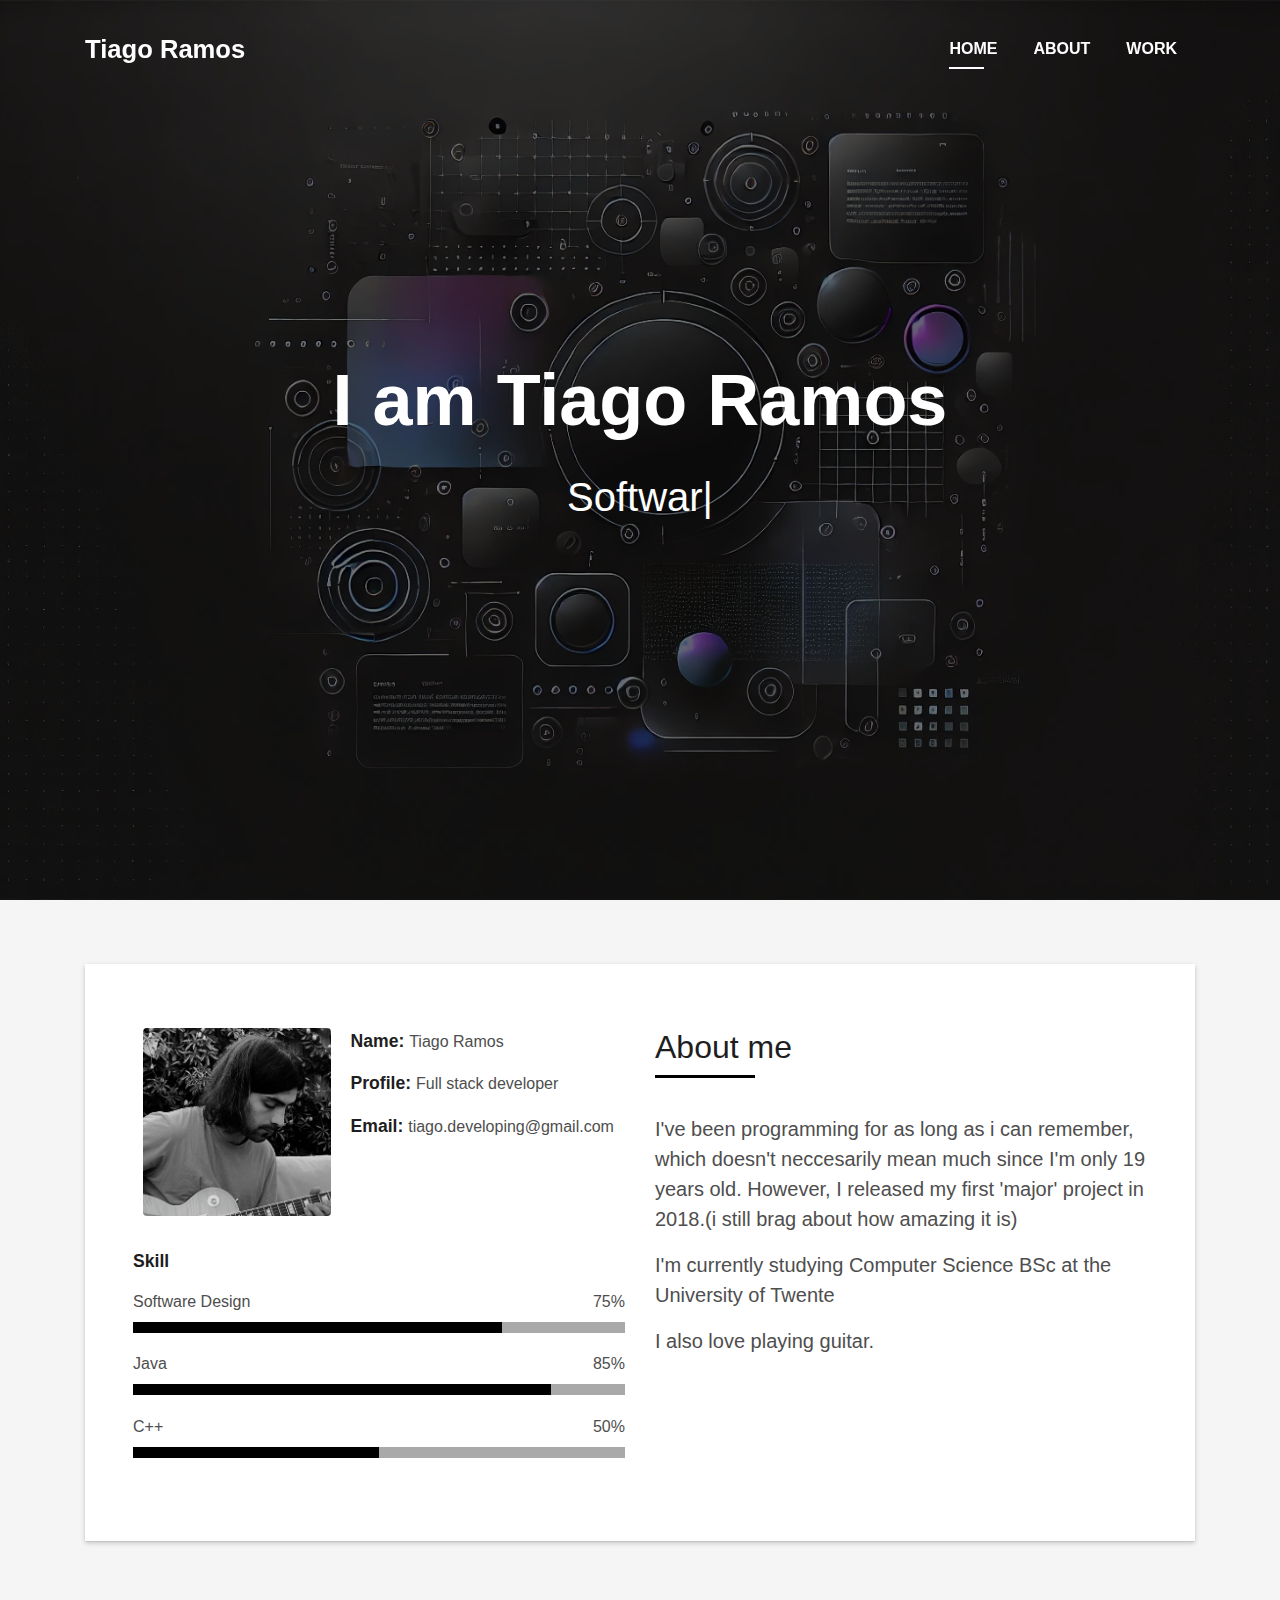
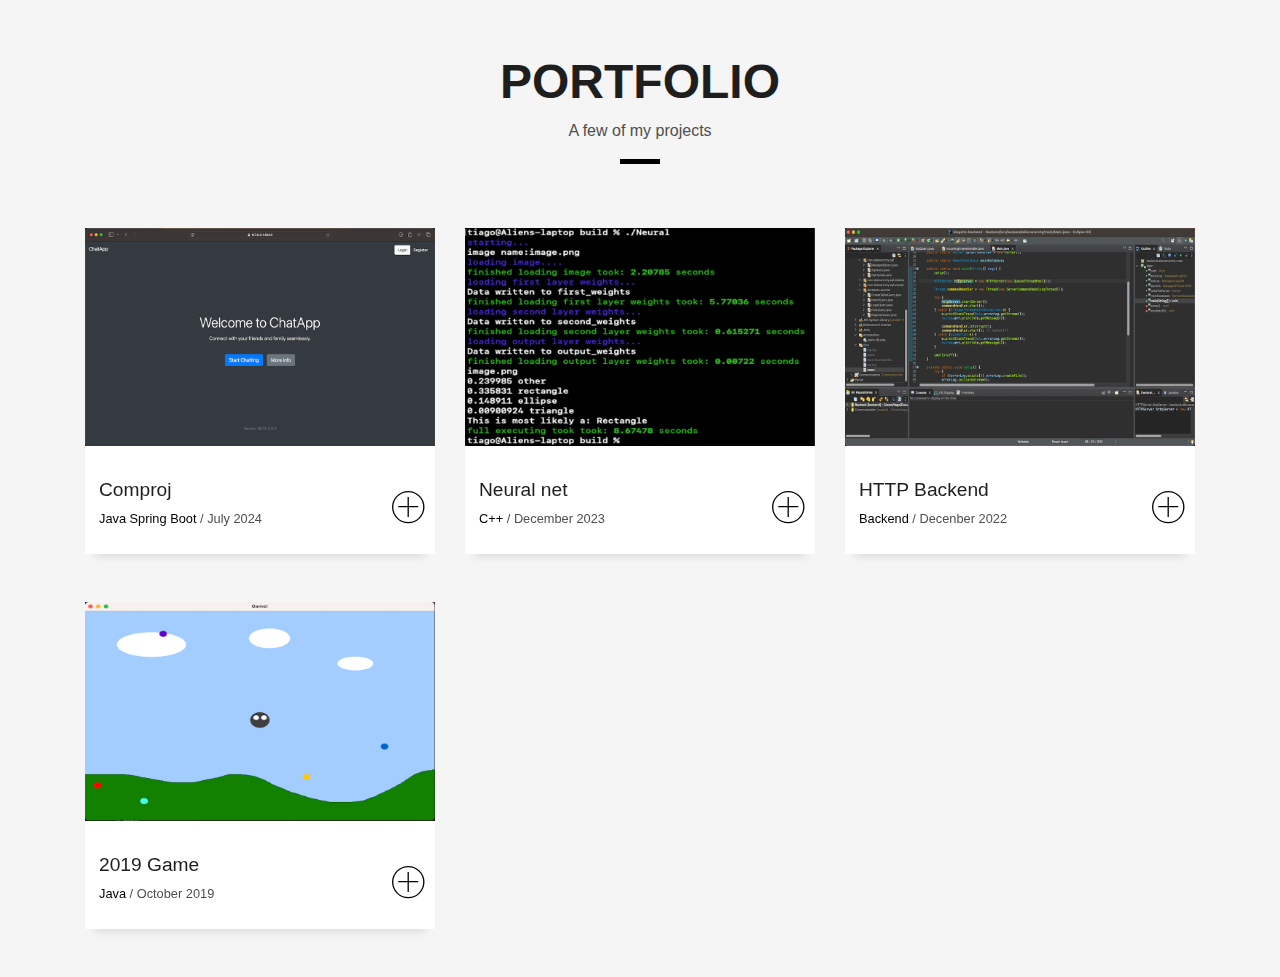
<file: index.html>
<!DOCTYPE html>
<html lang="en">

<head>
	<meta charset="utf-8">
	<title>Tiago Ramos</title>
	<meta content="width=device-width, initial-scale=1.0" name="viewport">
	<meta content="" name="keywords">
	<meta content="" name="description">

	<!-- Favicons -->
	<link href="img/favicon.png" rel="icon">
	<link href="img/apple-touch-icon.png" rel="apple-touch-icon">

	<!-- Bootstrap CSS File -->
	<link href="lib/bootstrap/css/bootstrap.min.css" rel="stylesheet">

	<!-- Libraries CSS Files -->
	<link href="lib/font-awesome/css/font-awesome.min.css" rel="stylesheet">
	<link href="lib/animate/animate.min.css" rel="stylesheet">
	<link href="lib/ionicons/css/ionicons.min.css" rel="stylesheet">
	<link href="lib/owlcarousel/assets/owl.carousel.min.css" rel="stylesheet">
	<link href="lib/lightbox/css/lightbox.min.css" rel="stylesheet">

	<!-- Main Stylesheet File -->
	<link href="css/style.css" rel="stylesheet">

	<!-- =======================================================
    Theme Name: DevFolio
    Theme URL: https://bootstrapmade.com/devfolio-bootstrap-portfolio-html-template/
    Author: BootstrapMade.com
    License: https://bootstrapmade.com/license/
  ======================================================= -->
</head>

<body id="page-top">

	<!--/ Nav Star /-->
	<nav class="navbar navbar-b navbar-trans navbar-expand-md fixed-top" id="mainNav">
		<div class="container">
			<a class="navbar-brand js-scroll" href="#page-top">Tiago Ramos</a>
			<button class="navbar-toggler collapsed" type="button" data-toggle="collapse" data-target="#navbarDefault"
				aria-controls="navbarDefault" aria-expanded="false" aria-label="Toggle navigation">
				<span></span>
				<span></span>
				<span></span>
			</button>
			<div class="navbar-collapse collapse justify-content-end" id="navbarDefault">
				<ul class="navbar-nav">
					<li class="nav-item">
						<a class="nav-link js-scroll active" href="#home">Home</a>
					</li>
					<li class="nav-item">
						<a class="nav-link js-scroll" href="#about">About</a>
					</li>
					<li class="nav-item">
						<a class="nav-link js-scroll" href="#work">Work</a>
					</li>
					<!-- <li class="nav-item">
            <a class="nav-link js-scroll" href="#blog">Blog</a>
          </li> -->
				</ul>
			</div>
		</div>
	</nav>
	<!--/ Nav End /-->

	<!--/ Intro Skew Star /-->
	<div id="home" class="intro route bg-image" style="background-image: url(img/intro-bg.jpg)">
		<div class="overlay-itro"></div>
		<div class="intro-content display-table">
			<div class="table-cell">
				<div class="container">
					<!--<p class="display-6 color-d">Hello, world!</p>-->
					<h1 class="intro-title mb-4">I am Tiago Ramos</h1>
					<p class="intro-subtitle">
						<span class="text-slider-items">Software Developer,Software Designer,Guitarist</span>
						<strong class="text-slider"></strong>
					</p>
					<!-- <p class="pt-3"><a class="btn btn-primary btn js-scroll px-4" href="#about" role="button">Learn More</a></p> -->
				</div>
			</div>
		</div>
	</div>
	<!--/ Intro Skew End /-->

	<section id="about" class="about-mf sect-pt4 route">
		<div class="container">
			<div class="row">
				<div class="col-sm-12">
					<div class="box-shadow-full">
						<div class="row">
							<div class="col-md-6">
								<div class="row">
									<div class="col-sm-6 col-md-5">
										<div class="about-img">
											<img src="img/me.jpg" class="img-fluid rounded b-shadow-a"
												alt="">
										</div>
									</div>
									<div class="col-sm-6 col-md-7">
										<div class="about-info">
											<p><span class="title-s">Name: </span> <span>Tiago Ramos</span></p>
											<p><span class="title-s">Profile: </span> <span>Full stack developer</span></p>
											<p><span class="title-s">Email: </span> <span>tiago.developing@gmail.com</span></p>
										</div>
									</div>
								</div>
								<div class="skill-mf">
									<p class="title-s">Skill</p>
									<span>Software Design</span> <span class="pull-right">75%</span>
									<div class="progress">
										<div class="progress-bar" role="progressbar" style="width: 75%;"
											aria-valuenow="75" aria-valuemin="0" aria-valuemax="100"></div>
									</div>
									<span>Java</span> <span class="pull-right">85%</span>
									<div class="progress">
										<div class="progress-bar" role="progressbar" style="width: 85%"
											aria-valuenow="85" aria-valuemin="0" aria-valuemax="100"></div>
									</div>
									<span>C++</span> <span class="pull-right">50%</span>
									<div class="progress">
										<div class="progress-bar" role="progressbar" style="width: 50%"
											aria-valuenow="50" aria-valuemin="0" aria-valuemax="100"></div>
									</div>
								</div>
							</div>
							<div class="col-md-6">
								<div class="about-me pt-4 pt-md-0">
									<div class="title-box-2">
										<h5 class="title-left">
											About me
										</h5>
									</div>
									<p class="lead">
										I've been programming for as long as i can remember, which doesn't neccesarily mean much since I'm only 19 years old. However, I released my first 'major' project in 2018.(i still brag about how amazing it is)
									</p>
									<p class="lead">
										I'm currently studying Computer Science BSc at the University of Twente
									</p>
									<p class="lead">
										I also love playing guitar.
									</p>
								</div>
							</div>
						</div>
					</div>
				</div>
			</div>
		</div>
	</section>

	<!--/ Section Portfolio Star /-->
	<section id="work" class="portfolio-mf sect-pt4 route">
		<div class="container">
			<div class="row">
				<div class="col-sm-12">
					<div class="title-box text-center">
						<h3 class="title-a">
							Portfolio
						</h3>
						<p class="subtitle-a">
							A few of my projects
						</p>
						<div class="line-mf"></div>
					</div>
				</div>
			</div>
			<div class="row">
				<div class="col-md-4">
					<div class="work-box">
						<div class="work-img">
							<img src="img/comproj-landing-page.jpg" alt="comproj landing page image" class="img-fluid">
						</div>
						<div class="work-content">
							<div class="row">
								<div class="col-sm-8">
									<h2 class="w-title">Comproj</h2>
									<div class="w-more">
										<span class="w-ctegory">Java Spring Boot</span> / <span class="w-date">July 2024</span>
									</div>
								</div>
								<div class="col-sm-4">
									<div class="w-like">
										<span class="ion-ios-plus-outline" onclick="postModal('comproj')"></span>
									</div>
								</div>
							</div>
						</div>
					</div>
				</div>
				<div class="col-md-4">
					<div class="work-box">
						<div class="work-img">
							<img src="img/attempted-neural-net.jpg" alt="neural net code picture" class="img-fluid">
						</div>
						<div class="work-content">
							<div class="row">
								<div class="col-sm-8">
									<h2 class="w-title">Neural net</h2>
									<div class="w-more">
										<span class="w-ctegory">C++</span> / <span class="w-date">December 2023</span>
									</div>
								</div>
								<div class="col-sm-4">
									<div class="w-like">
										<span class="ion-ios-plus-outline" onclick="postModal('attempted-neural-net')"></span>
									</div>
								</div>
							</div>
						</div>
					</div>
				</div>
				<div class="col-md-4">
					<div class="work-box">
						<div class="work-img">
							<img src="img/http-backend.jpg" alt="http backend code picture" class="img-fluid">
						</div>
						<div class="work-content">
							<div class="row">
								<div class="col-sm-8">
									<h2 class="w-title">HTTP Backend</h2>
									<div class="w-more">
										<span class="w-ctegory">Backend</span> / <span class="w-date">Decenber 2022</span>
									</div>
								</div>
								<div class="col-sm-4">
									<div class="w-like">
										<span class="ion-ios-plus-outline" onclick="postModal('http-backend')"></span>
									</div>
								</div>
							</div>
						</div>
					</div>
				</div>
				<div class="col-md-4">
					<div class="work-box">
						<div class="work-img">
							<img src="img/2019-game.jpg" alt="2019 game image" class="img-fluid">
						</div>
						<div class="work-content">
							<div class="row">
								<div class="col-sm-8">
									<h2 class="w-title">2019 Game</h2>
									<div class="w-more">
										<span class="w-ctegory">Java</span> / <span class="w-date">October 2019</span>
									</div>
								</div>
								<div class="col-sm-4">
									<div class="w-like">
										<span class="ion-ios-plus-outline" onclick="postModal('2019-game')"></span>
									</div>
								</div>
							</div>
						</div>
					</div>
				</div>
			</div>
		</div>
	</section>
	<!-- Portfolio Modal Start -->

	<div class="modal fade" id="portfolioModal" tabindex="-1" aria-labelledby="portfolioModal" aria-hidden="true">
		<div class="modal-dialog modal-lg modal-dialog-centered">
			<div class="modal-content">
				<div class="modal-header bg-primary text-white">
					<h5 class="modal-title fw-bold" id="modalLabel">Loading...</h5>
					<button type="button" class="btn btn-secondary" onclick="closeModal()">Close</button>
				</div>
				<div class="modal-body p-4">
					Loading...
				</div>
				<div class="modal-footer">
					<a id="viewProjBtn" target="_blank" class="btn btn-primary">View Project</a>
				</div>
			</div>
		</div>
	</div>

	<!-- Portfolio Modal End -->
	<script>
		function postModal(post) {
			$.getJSON('posts/' + post + '/details.json', function(data) {
				$('#modalLabel').text(data.title);
				$.get('posts/' + post + '/content.html', function(contentData) {
					$('.modal-body').html(`
						<img src="${data.image}" alt="Project Image" class="img-fluid rounded mb-3">
						<div>${contentData}</div>
					`);
					if (data.link == "") {
						document.getElementById("viewProjBtn").setAttribute("href", "#");
						document.getElementById("viewProjBtn").classList.add("d-none");
					} else {
						document.getElementById("viewProjBtn").classList.remove("d-none");
						document.getElementById("viewProjBtn").setAttribute("href", data.link);
					}
				});
			});
			$('#portfolioModal').modal('show');
		};
		function closeModal() {
			$('#portfolioModal').modal('hide');
		}
	</script>
	

	<!--/ Section Portfolio End /-->

	<!--/ Section Blog Star /-->
	<!--/ Section Blog End /-->

	<a href="#" class="back-to-top"><i class="fa fa-chevron-up"></i></a>
	<div id="preloader"></div>

	<!-- JavaScript Libraries -->
	<script src="lib/jquery/jquery.min.js"></script>
	<script src="lib/jquery/jquery-migrate.min.js"></script>
	<script src="lib/popper/popper.min.js"></script>
	<script src="lib/bootstrap/js/bootstrap.min.js"></script>
	<script src="lib/easing/easing.min.js"></script>
	<script src="lib/counterup/jquery.waypoints.min.js"></script>
	<script src="lib/counterup/jquery.counterup.js"></script>
	<script src="lib/owlcarousel/owl.carousel.min.js"></script>
	<script src="lib/lightbox/js/lightbox.min.js"></script>
	<script src="lib/typed/typed.min.js"></script>

	<!-- Template Main Javascript File -->
	<script src="js/main.js"></script>

</body>

</html>
</file>
<file: css/style.css>
/*
  Theme Name: DevFolio
  Theme URL: https://bootstrapmade.com/devfolio-bootstrap-portfolio-html-template/
  Author: BootstrapMade.com
  License: https://bootstrapmade.com/license/
*/

/*======================================
//--//-->   STYLES GENERALES
======================================*/

body {
  background-color: #f5f5f5;
  color: #4e4e4e;
}

h1,
h2,
h3,
h4,
h5,
h6 {
  color: #1e1e1e;
}

a {
  color: #1e1e1e;
  transition: all 0.5s ease-in-out;
}

a:hover {
  color: #000000;
  text-decoration: none;
  transition: all 0.5s ease-in-out;
}

.p-r {
  position: relative;
}

.color-a {
  color: #000000;
}

.color-d {
  color: #f5f5f5;
}

.color-text-a {
  color: #4e4e4e;
}

.box-shadow,
.paralax-mf,
.service-box,
.work-box,
.card-blog {
  box-shadow: 0 13px 8px -10px rgba(0, 0, 0, 0.1);
}

.box-shadow-a,
.button:hover {
  box-shadow: 0 0 0 4px #a9a9a9;
}

.display-5 {
  font-size: 2.5rem;
  font-weight: 300;
  line-height: 1.1;
}

.display-6 {
  font-size: 2rem;
  font-weight: 300;
  line-height: 1.1;
}

.avatar {
  width: 32px;
  height: 32px;
  margin-right: 4px;
  overflow: hidden;
}

.bg-image {
  background-repeat: no-repeat;
  background-attachment: fixed;
  background-size: cover;
  background-position: center center;
}

.overlay-mf {
  background-color: #000000;
}

.overlay-mf {
  position: absolute;
  top: 0;
  left: 0px;
  padding: 0;
  height: 100%;
  width: 100%;
  opacity: .7;
}

.paralax-mf {
  position: relative;
  padding: 8rem 0;
}

.display-table {
  width: 100%;
  height: 100%;
  display: table;
}

.table-cell {
  display: table-cell;
  vertical-align: middle;
}

/*--/ Sections /--*/

.sect-4 {
  padding: 4rem 0;
}

.sect-pt4 {
  padding-top: 4rem;
}

.sect-mt4 {
  margin-top: 4rem;
}

/*--/ Title s /--*/

.title-s {
  font-weight: 600;
  color: #1e1e1e;
  font-size: 1.1rem;
}

/*--/ Title A /--*/

.title-box {
  margin-bottom: 4rem;
}

.title-a {
  font-size: 3rem;
  font-weight: bold;
  text-transform: uppercase;
}

.subtitle-a {
  color: #4e4e4e;
}

.line-mf {
  width: 40px;
  height: 5px;
  background-color: #000000;
  margin: 0 auto;
}

/*--/ Title Left /--*/

.title-box-2 {
  margin-bottom: 3rem;
}

.title-left {
  font-size: 2rem;
  position: relative;
}

.title-left:before {
  content: '';
  position: absolute;
  height: 3px;
  background-color: #000000;
  width: 100px;
  bottom: -12px;
}

/*------/ Box /------*/

.box-pl2 {
  padding-left: 2rem;
}

.box-shadow-full {
  padding: 3rem 1.25rem;
  position: relative;
  background-color: #fff;
  margin-bottom: 3rem;
  z-index: 2;
  box-shadow: 0 1px 1px 0 rgba(0, 0, 0, 0.06), 0 2px 5px 0 rgba(0, 0, 0, 0.2);
}

/*------/ Socials /------*/

.socials {
  padding: 1.5rem 0;
}

.socials ul li {
  display: inline-block;
}

.socials .ico-circle {
  height: 40px;
  width: 40px;
  font-size: 1.7rem;
  border-radius: 50%;
  line-height: 1.4;
  margin: 0 15px 0 0;
  box-shadow: 0 0 0 3px #000000;
  transition: all 500ms ease;
}

.socials .ico-circle:hover {
  background-color: #000000;
  color: #fff;
  box-shadow: 0 0 0 3px #a9a9a9;
  transition: all 500ms ease;
}

/*------/ Ul resect /------*/

.ul-resect,
.socials ul,
.list-ico,
.blog-wrapper .post-meta ul,
.box-comments .list-comments,
.widget-sidebar .list-sidebar,
.widget-tags ul {
  list-style: none;
  padding-left: 0;
  margin-bottom: 0;
}

.list-ico {
  line-height: 2;
}

.list-ico span {
  color: #000000;
  margin-right: 10px;
}

/*------/ Ico Circle /------*/

.ico-circle {
  height: 100px;
  width: 100px;
  font-size: 2rem;
  border-radius: 50%;
  line-height: 1.55;
  margin: 0 auto;
  text-align: center;
  box-shadow: 0 0 0 10px #000000;
  display: block;
}

/*------/ Owl Carousel /------*/

.owl-theme .owl-dots {
  text-align: center;
  margin-top: 18px;
}

.owl-theme .owl-dots .owl-dot {
  display: inline-block;
}

.owl-theme .owl-dots .owl-dot span {
  width: 18px;
  height: 7px;
  margin: 5px 5px;
  background: #a9a9a9;
  border: 0px solid #a9a9a9;
  display: block;
  transition: all 0.6s ease-in-out;
  cursor: pointer;
}

.owl-theme .owl-dots .owl-dot:hover span {
  background-color: #a9a9a9;
}

.owl-theme .owl-dots .owl-dot.active span {
  background-color: #1B1B1B;
  width: 25px;
}

/*--/ Scrolltop s /--*/

.scrolltop-mf {
  position: relative;
  display: none;
}

.scrolltop-mf span {
  z-index: 999;
  position: fixed;
  width: 42px;
  height: 42px;
  background-color: #000000;
  opacity: .7;
  font-size: 1.6rem;
  line-height: 1.5;
  text-align: center;
  color: #fff;
  top: auto;
  left: auto;
  right: 30px;
  bottom: 50px;
  cursor: pointer;
  border-radius: 50%;
}

/* Back to top button */

.back-to-top {
  position: fixed;
  display: none;
  background: #000000;
  color: #fff;
  width: 44px;
  height: 44px;
  text-align: center;
  line-height: 1;
  font-size: 16px;
  border-radius: 50%;
  right: 15px;
  bottom: 15px;
  transition: background 0.5s;
  z-index: 11;
}

.back-to-top i {
  padding-top: 12px;
  color: #fff;
}

/* Prelaoder */

#preloader {
  position: fixed;
  top: 0;
  left: 0;
  right: 0;
  bottom: 0;
  z-index: 9999;
  overflow: hidden;
  background: #fff;
}

#preloader:before {
  content: "";
  position: fixed;
  top: calc(50% - 30px);
  left: calc(50% - 30px);
  border: 6px solid #f2f2f2;
  border-top: 6px solid #000000;
  border-radius: 50%;
  width: 60px;
  height: 60px;
  -webkit-animation: animate-preloader 1s linear infinite;
  animation: animate-preloader 1s linear infinite;
}

@-webkit-keyframes animate-preloader {
  0% {
    -webkit-transform: rotate(0deg);
    transform: rotate(0deg);
  }

  100% {
    -webkit-transform: rotate(360deg);
    transform: rotate(360deg);
  }
}

@keyframes animate-preloader {
  0% {
    -webkit-transform: rotate(0deg);
    transform: rotate(0deg);
  }

  100% {
    -webkit-transform: rotate(360deg);
    transform: rotate(360deg);
  }
}

/*======================================
//--//-->   NAVBAR
======================================*/

.navbar-b {
  transition: all .5s ease-in-out;
  background-color: transparent;
  padding-top: 1.563rem;
  padding-bottom: 1.563rem;
}

.navbar-b.navbar-reduce {
  box-shadow: 0px 6px 9px 0px rgba(0, 0, 0, 0.06);
}

.navbar-b.navbar-trans .nav-item,
.navbar-b.navbar-reduce .nav-item {
  position: relative;
  padding-right: 10px;
  padding-left: 0;
}

.navbar-b.navbar-trans .nav-link,
.navbar-b.navbar-reduce .nav-link {
  color: #fff;
  text-transform: uppercase;
  font-weight: 600;
}

.navbar-b.navbar-trans .nav-link:before,
.navbar-b.navbar-reduce .nav-link:before {
  content: '';
  position: absolute;
  margin-left: 0px;
  width: 0%;
  bottom: 0;
  left: 0;
  height: 2px;
  transition: all 500ms ease;
}

.navbar-b.navbar-trans .nav-link:hover,
.navbar-b.navbar-reduce .nav-link:hover {
  color: #1B1B1B;
}

.navbar-b.navbar-trans .nav-link:hover:before,
.navbar-b.navbar-reduce .nav-link:hover:before {
  width: 35px;
}

.navbar-b.navbar-trans .show > .nav-link:before,
.navbar-b.navbar-trans .active > .nav-link:before,
.navbar-b.navbar-trans .nav-link.show:before,
.navbar-b.navbar-trans .nav-link.active:before,
.navbar-b.navbar-reduce .show > .nav-link:before,
.navbar-b.navbar-reduce .active > .nav-link:before,
.navbar-b.navbar-reduce .nav-link.show:before,
.navbar-b.navbar-reduce .nav-link.active:before {
  width: 35px;
}

.navbar-b.navbar-trans .nav-link:before {
  background-color: #fff;
}

.navbar-b.navbar-trans .nav-link:hover {
  color: #fff;
}

.navbar-b.navbar-trans .show > .nav-link,
.navbar-b.navbar-trans .active > .nav-link,
.navbar-b.navbar-trans .nav-link.show,
.navbar-b.navbar-trans .nav-link.active {
  color: #fff;
}

.navbar-b.navbar-reduce {
  transition: all .5s ease-in-out;
  background-color: #fff;
  padding-top: 15px;
  padding-bottom: 15px;
}

.navbar-b.navbar-reduce .nav-link {
  color: #000000;
}

.navbar-b.navbar-reduce .nav-link:before {
  background-color: #000000;
}

.navbar-b.navbar-reduce .nav-link:hover {
  color: #000000;
}

.navbar-b.navbar-reduce .show > .nav-link,
.navbar-b.navbar-reduce .active > .nav-link,
.navbar-b.navbar-reduce .nav-link.show,
.navbar-b.navbar-reduce .nav-link.active {
  color: #000000;
}

.navbar-b.navbar-reduce .navbar-brand {
  color: #000000;
}

.navbar-b.navbar-reduce .navbar-toggler span {
  background-color: #1B1B1B;
}

.navbar-b .navbar-brand {
  color: #fff;
  font-size: 1.6rem;
  font-weight: 600;
}

.navbar-b .navbar-nav .dropdown-item.show .dropdown-menu,
.navbar-b .dropdown.show .dropdown-menu,
.navbar-b .dropdown-btn.show .dropdown-menu {
  -webkit-transform: translate3d(0px, 0px, 0px);
  transform: translate3d(0px, 0px, 0px);
  visibility: visible !important;
}

.navbar-b .dropdown-menu {
  margin: 1.12rem 0 0;
  border-radius: 0;
}

.navbar-b .dropdown-menu .dropdown-item {
  padding: .7rem 1.7rem;
  transition: all 500ms ease;
}

.navbar-b .dropdown-menu .dropdown-item:hover {
  background-color: #000000;
  color: #fff;
  transition: all 500ms ease;
}

.navbar-b .dropdown-menu .dropdown-item.active {
  background-color: #000000;
}

/*--/ Hamburger Navbar /--*/

.navbar-toggler {
  position: relative;
}

.navbar-toggler:focus,
.navbar-toggler:active {
  outline: 0;
}

.navbar-toggler span {
  display: block;
  background-color: #fff;
  height: 3px;
  width: 25px;
  margin-top: 4px;
  margin-bottom: 4px;
  -webkit-transform: rotate(0deg);
  transform: rotate(0deg);
  left: 0;
  opacity: 1;
}

.navbar-toggler span:nth-child(1),
.navbar-toggler span:nth-child(3) {
  transition: -webkit-transform .35s ease-in-out;
  transition: transform .35s ease-in-out;
  transition: transform .35s ease-in-out, -webkit-transform .35s ease-in-out;
}

.navbar-toggler:not(.collapsed) span:nth-child(1) {
  position: absolute;
  left: 12px;
  top: 10px;
  -webkit-transform: rotate(135deg);
  transform: rotate(135deg);
  opacity: 0.9;
}

.navbar-toggler:not(.collapsed) span:nth-child(2) {
  height: 12px;
  visibility: hidden;
  background-color: transparent;
}

.navbar-toggler:not(.collapsed) span:nth-child(3) {
  position: absolute;
  left: 12px;
  top: 10px;
  -webkit-transform: rotate(-135deg);
  transform: rotate(-135deg);
  opacity: 0.9;
}

/*======================================
//--//-->   INTRO
======================================*/

.intro {
  height: 100vh;
  position: relative;
  color: #fff;
}

.intro .intro-content {
  text-align: center;
  position: absolute;
}

.intro .overlay-itro {
  background-color: rgba(0, 0, 0, 0.6);
  position: absolute;
  top: 0;
  left: 0px;
  padding: 0;
  height: 100%;
  width: 100%;
  opacity: .9;
}

.intro .intro-title {
  color: #fff;
  font-weight: 600;
  font-size: 3rem;
}

.intro .intro-subtitle {
  font-size: 1.5rem;
  font-weight: 300;
}

.intro .text-slider-items {
  display: none;
}

.intro-single {
  height: 350px;
}

.intro-single .intro-content {
  margin-top: 30px;
}

.intro-single .intro-title {
  text-transform: uppercase;
  font-size: 3rem;
}

.intro-single .breadcrumb {
  background-color: transparent;
  color: #000000;
}

.intro-single .breadcrumb .breadcrumb-item:before {
  color: #a9a9a9;
}

.intro-single .breadcrumb .breadcrumb-item.active {
  color: #a9a9a9;
}

.intro-single .breadcrumb a {
  color: #fff;
}

/*======================================
//--//-->   ABOUT
======================================*/

.about-mf .box-shadow-full {
  padding-top: 4rem;
  padding-bottom: 4rem;
}

.about-mf .about-img {
  margin-bottom: 2rem;
}

.about-mf .about-img img {
  margin-left: 10px;
}

.skill-mf span {
  color: #4e4e4e;
}

.skill-mf .progress {
  background-color: #a9a9a9;
  margin: .5rem 0 1.2rem 0;
  border-radius: 0;
  height: .7rem;
}

.skill-mf .progress .progress-bar {
  height: .7rem;
  background-color: #000000;
}

/*======================================
//--//-->   SERVICES
======================================*/

.service-box {
  background-color: #fff;
  padding: 2.5rem 1.3rem;
  border-radius: 1rem;
  margin-bottom: 3rem;
}

.service-box:hover .ico-circle {
  transition: all 500ms ease;
  color: #fff;
  background-color: #000000;
  box-shadow: 0 0 0 10px #a9a9a9;
}

.service-box .service-ico {
  margin-bottom: 1rem;
  color: #1e1e1e;
}

.service-box .ico-circle {
  transition: all 500ms ease;
  font-size: 4rem;
}

.service-box .s-title {
  font-size: 1.4rem;
  text-transform: uppercase;
  text-align: center;
  padding: .4rem 0;
}

.service-box .s-description {
  color: #4e4e4e;
}

/*======================================
//--//-->   COUNTER
======================================*/

.counter-box {
  color: #fff;
  text-align: center;
}

.counter-ico {
  margin-bottom: 1rem;
}

.counter-ico .ico-circle {
  height: 60px;
  width: 60px;
  line-height: 1.8;
  box-shadow: 0 0 0 10px #a9a9a9;
}

.counter-num .counter {
  font-size: 2rem;
  margin-bottom: 0;
}

/*======================================
//--//-->   PORTFOLIO
======================================*/

.work-box {
  margin-bottom: 3rem;
  -webkit-backface-visibility: hidden;
  backface-visibility: hidden;
  background-color: #fff;
}

.work-box:hover img {
  -webkit-transform: scale(1.3);
  transform: scale(1.3);
}

.work-img {
  display: block;
  overflow: hidden;
}

.work-img img {
  transition: all 1s;
}

.work-content {
  padding: 2rem 3% 1rem 4%;
}

.work-content .w-more {
  color: #4e4e4e;
  font-size: .8rem;
}

.work-content .w-more .w-ctegory {
  color: #000000;
}

.work-content .w-like {
  font-size: 2.5rem;
  color: #000000;
  float: right;
}

.work-content .w-like a {
  color: #000000;
}

.work-content .w-like .num-like {
  font-size: .7rem;
}

.w-title {
  font-size: 1.2rem;
}

/*======================================
//--//-->   TESTIMONIALS
======================================*/

.testimonials .owl-carousel .owl-item img {
  width: auto;
}

.testimonial-box {
  color: #fff;
  text-align: center;
}

.testimonial-box .author-test {
  margin-top: 1rem;
}

.testimonial-box .author-test img {
  margin: 0 auto;
}

.testimonial-box .author {
  color: #fff;
  text-transform: uppercase;
  font-weight: 600;
  margin: 1rem 0;
  display: block;
  font-size: 1.4rem;
}

.testimonial-box .comit {
  font-size: 2rem;
  color: #000000;
  background-color: #fff;
  width: 52px;
  height: 52px;
  display: block;
  margin: 0 auto;
  border-radius: 50%;
  line-height: 1.6;
}

/*======================================
//--//-->   BLOG
======================================*/

.card-blog .card-body {
  position: relative;
}

.card-blog .card-category-box {
  position: absolute;
  text-align: center;
  top: -16px;
  left: 15px;
  right: 15px;
  line-height: 25px;
  overflow: hidden;
}

.card-blog .card-category {
  display: inline-block;
  color: #fff;
  padding: 0 15px 5px;
  overflow: hidden;
  background-color: #000000;
  border-radius: 4px;
}

.card-blog .card-category .category {
  color: #fff;
  display: inline-block;
  text-transform: uppercase;
  font-size: .7rem;
  letter-spacing: .1px;
  margin-bottom: 0;
}

.card-blog .card-title {
  font-size: 1.3rem;
  margin-top: .6rem;
}

.card-blog .card-description {
  color: #4e4e4e;
}

.card-blog .post-author {
  display: inline-block;
}

.card-blog .post-date {
  color: #4e4e4e;
  display: inline-block;
  float: right;
}

/*======================================
//--//-->   BLOG-SINGLE
======================================*/

.post-box,
.form-comments,
.box-comments,
.widget-sidebar {
  padding: 2rem;
  background-color: #fff;
  margin-bottom: 3rem;
}

.blog-wrapper .article-title {
  font-size: 1.5rem;
}

.blog-wrapper .post-meta {
  margin: 1rem 0;
}

.blog-wrapper .post-meta ul {
  border-left: 4px solid #000000;
  margin-top: 1rem;
}

.blog-wrapper .post-meta ul li {
  display: inline-block;
  margin-left: 15px;
}

.blog-wrapper .post-meta ul a {
  color: #000000;
}

.blog-wrapper .post-meta ul span {
  color: #1e1e1e;
}

.blog-wrapper .blockquote {
  border-left: 4px solid #000000;
  padding: 18px;
  font-style: italic;
}

/*------/ Comments /------*/

.box-comments .list-comments li {
  padding-bottom: 40px;
}

.box-comments .list-comments .comment-avatar {
  display: table-cell;
  vertical-align: top;
}

.box-comments .list-comments .comment-avatar img {
  width: 80px;
  height: 80px;
}

.box-comments .list-comments .comment-author {
  font-size: 1.3rem;
}

.box-comments .list-comments .comment-details {
  display: table-cell;
  vertical-align: top;
  padding-left: 25px;
}

.box-comments .list-comments a {
  color: #000000;
}

.box-comments .list-comments span {
  color: #1e1e1e;
  font-style: italic;
}

.box-comments .comment-children {
  margin-left: 40px;
}

/*------/ Sidebar /------*/

.widget-sidebar .sidebar-title {
  font-size: 1.6rem;
  font-weight: 600;
  border-left: 5px solid #000000;
  padding-left: 15px;
  text-transform: uppercase;
  margin-bottom: 1.5rem;
}

.widget-sidebar .list-sidebar li {
  position: relative;
  padding: 6px 0 6px 24px;
}

.widget-sidebar .list-sidebar li:before {
  position: absolute;
  content: "";
  width: 10px;
  height: 1px;
  left: 0;
  background-color: #000000;
  top: 20px;
}

.sidebar-search input {
  background-color: #fff;
  border-radius: 0;
  transition: all 0.5s ease-in-out;
}

.sidebar-search .btn-search {
  background-color: #000000;
  border-color: #000000;
  border-radius: 0;
  padding-left: 20px;
  padding-right: 20px;
}

.widget-tags ul li {
  display: inline-block;
  background-color: #000000;
  padding: .2rem .6rem;
  margin-bottom: .5rem;
  border-radius: 15px;
}

.widget-tags ul li a {
  color: #fff;
}

/*======================================
//--//-->   CONTACT
======================================*/

.footer-paralax {
  padding: 4rem 0 0 0;
}

.contact-mf {
  margin-top: 4rem;
}

/*======================================
//--//-->   FOOTER
======================================*/

footer {
  text-align: center;
  color: #fff;
  padding-bottom: 4rem;
}

footer .copyright {
  margin-bottom: .3rem;
}

footer .credits {
  margin-bottom: 0;
}

footer .credits a {
  color: #fff;
}

/*======================================
//--//-->   CONtaCT FORM
======================================*/

#sendmessage {
  color: #000000;
  border: 1px solid #000000;
  display: none;
  text-align: center;
  padding: 15px;
  font-weight: 600;
  margin-bottom: 15px;
}

#errormessage {
  color: red;
  display: none;
  border: 1px solid red;
  text-align: center;
  padding: 15px;
  font-weight: 600;
  margin-bottom: 15px;
}

#sendmessage.show,
#errormessage.show,
.show {
  display: block;
}

.validation {
  color: red;
  display: none;
  margin: 0 0 20px;
  font-weight: 400;
  font-size: 13px;
}

/*======================================
//--//-->   BUTTON
======================================*/

.button {
  display: inline-block;
  padding: .3rem .6rem;
  text-align: center;
  vertical-align: middle;
  -webkit-user-select: none;
  -moz-user-select: none;
  -ms-user-select: none;
  user-select: none;
  font-size: 1rem;
  border-radius: .3rem;
  border: 1px solid transparent;
  transition: all 500ms ease;
  cursor: pointer;
}

.button:focus {
  outline: 0;
}

.button:hover {
  background-color: #0062d3;
  color: #fff;
  transition: all 500ms ease;
}

.button-a {
  background-color: #000000;
  color: #fff;
  border-color: #a9a9a9;
}

.button-big {
  padding: .9rem 2.3rem;
  font-size: 1.2rem;
}

.button-rouded {
  border-radius: 5rem;
}

.btn-lg {
  padding: .5rem 1rem;
  font-size: 1.25rem;
  line-height: 1.5;
  border-radius: .3rem;
}

@media (min-width: 577px) {
  .counter-box {
    margin-bottom: 1.8rem;
  }
}

@media (min-width: 767px) {
  .about-mf .box-pl2 {
    margin-top: 3rem;
    padding-left: 0rem;
  }

  .card-blog {
    margin-bottom: 3rem;
  }

  .contact-mf .box-pl2 {
    margin-top: 3rem;
    padding-left: 0rem;
  }
}

@media (min-width: 768px) {
  .box-shadow-full {
    padding: 3rem;
  }

  .navbar-b.navbar-trans .nav-item,
  .navbar-b.navbar-reduce .nav-item {
    padding-left: 10px;
  }

  .navbar-b.navbar-trans .nav-link:before,
  .navbar-b.navbar-reduce .nav-link:before {
    margin-left: 18px;
  }

  .intro .intro-title {
    font-size: 4.5rem;
  }

  .intro .intro-subtitle {
    font-size: 2.5rem;
  }

  .intro-single .intro-title {
    font-size: 3.5rem;
  }

  .testimonial-box .description {
    padding: 0 5rem;
  }

  .post-box,
  .form-comments,
  .box-comments,
  .widget-sidebar {
    padding: 3rem;
  }

  .blog-wrapper .article-title {
    font-size: 1.9rem;
  }

  .box-comments .list-comments .comment-author {
    font-size: 1.5rem;
  }
}

@media (min-width: 992px) {
  .testimonial-box .description {
    padding: 0 8rem;
  }
}

@media (min-width: 1200px) {
  .testimonial-box .description {
    padding: 0 13rem;
  }
}

@media (max-width: 768px) {
  .back-to-top {
    bottom: 15px;
  }
}
</file>
